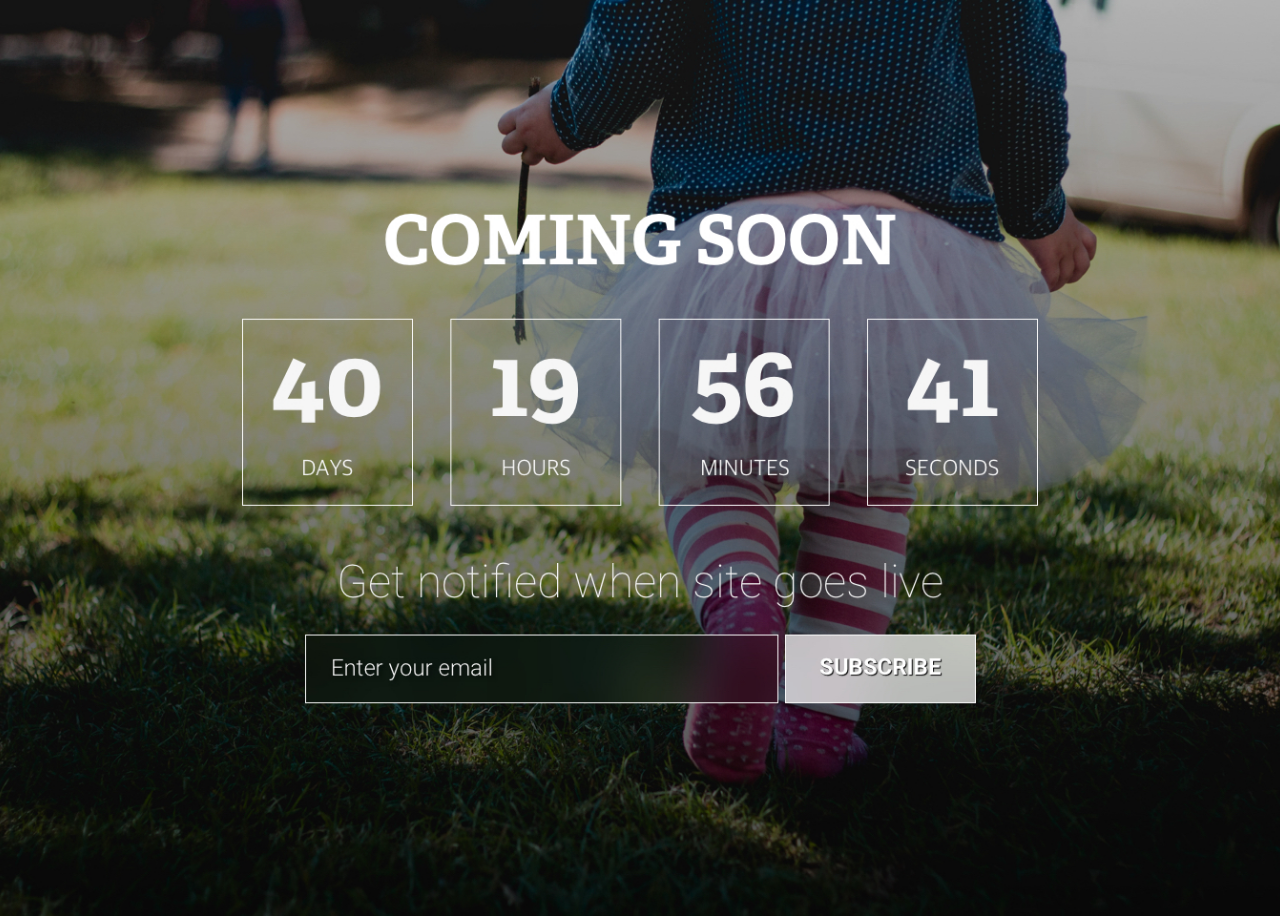
<file: index.html>
<!DOCTYPE html>
<html lang="ko-KR">
<head>
    <meta charset="UTF-8">
    <title>yumins.github.io</title>
    <style>
        /* CSS Code */
        body{
            height: 100vh;
            background-image: url("./Asset/Comingsoon_image.jpg");
            background-repeat: no-repeat;
            background-position: center center;
            background-size: cover;
        }
    </style>
</head>
<body>
</body>
</html>
</file>
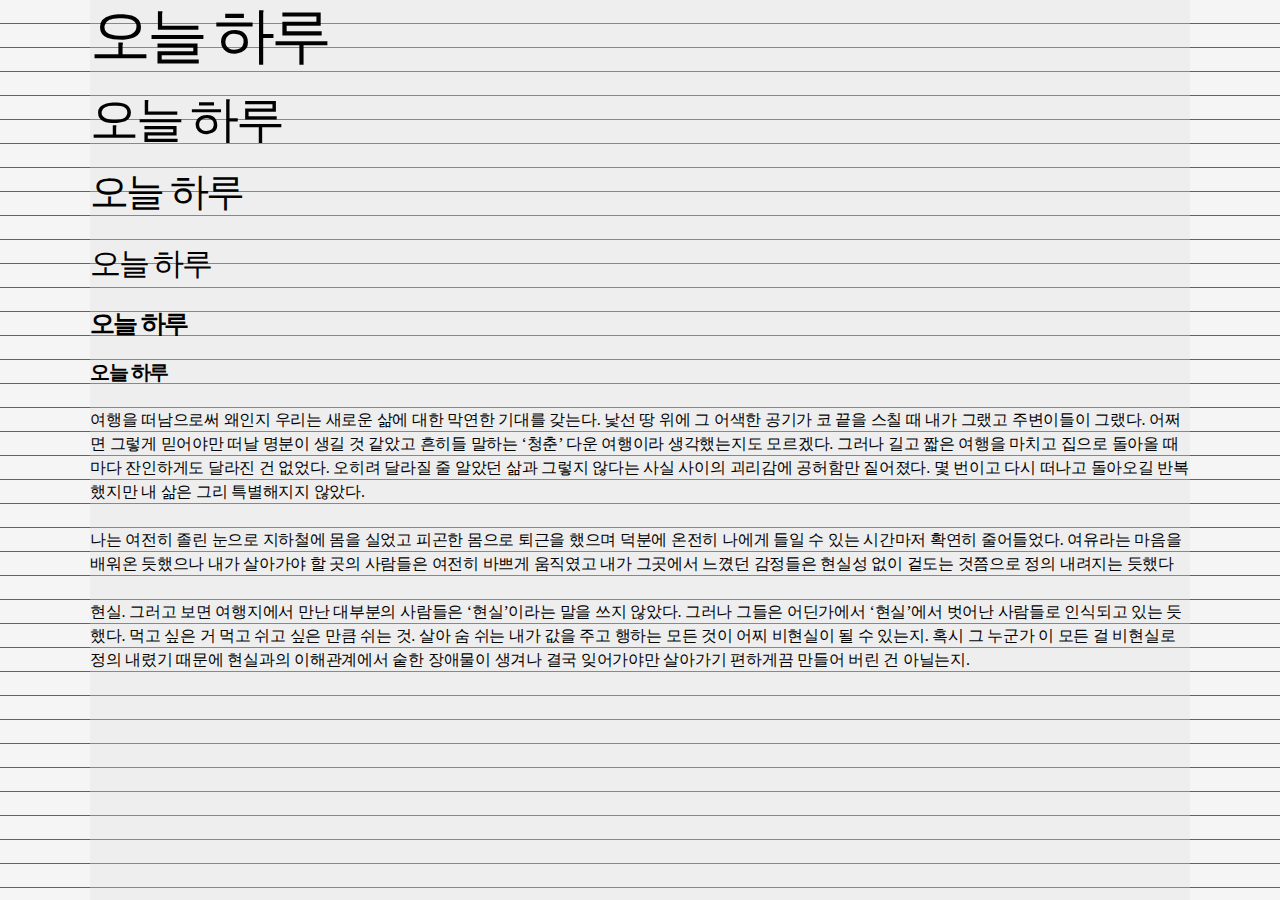
<file: DAY04/typography.html>
<!DOCTYPE html>
<html lang="en">
<head>
    <meta charset="UTF-8">
    <title>본문/제목: 웹 타이포그래피</title>
    <link href= "http://spoqa.github.io/spoqa-han-sans/css/SpoqaHanSans-kr.css" rel="stylesheet" type="text/css">
    <link rel="stylesheet" href="./css/typography.css">
</head>
<body>
    <div class="container">
        <!--headings-->
        <h1>오늘 하루</h1>
        <h2>오늘 하루</h2>
        <h3>오늘 하루</h3>
        <h4>오늘 하루</h4>
        <h5>오늘 하루</h5>
        <h6>오늘 하루</h6>
        <!--paragraph-->
        <p>여행을 떠남으로써 왜인지 우리는 새로운 삶에 대한 막연한 기대를 갖는다. 낯선 땅 위에 그 어색한 공기가 코 끝을 스칠 때 내가 그랬고 주변이들이 그랬다. 어쩌면 그렇게 믿어야만 떠날 명분이 생길 것 같았고 흔히들 말하는 ‘청춘’ 다운 여행이라 생각했는지도 모르겠다. 그러나 길고 짧은 여행을 마치고 집으로 돌아올 때마다 잔인하게도 달라진 건 없었다. 오히려 달라질 줄 알았던 삶과 그렇지 않다는 사실 사이의 괴리감에 공허함만 짙어졌다. 몇 번이고 다시 떠나고 돌아오길 반복했지만 내 삶은 그리 특별해지지 않았다.</p>
        <p>나는 여전히 졸린 눈으로 지하철에 몸을 실었고 피곤한 몸으로 퇴근을 했으며 덕분에 온전히 나에게 들일 수 있는 시간마저 확연히 줄어들었다. 여유라는 마음을 배워온 듯했으나 내가 살아가야 할 곳의 사람들은 여전히 바쁘게 움직였고 내가 그곳에서 느꼈던 감정들은 현실성 없이 겉도는 것쯤으로 정의 내려지는 듯했다</p>
        <p>현실. 그러고 보면 여행지에서 만난 대부분의 사람들은 ‘현실’이라는 말을 쓰지 않았다. 그러나 그들은 어딘가에서 ‘현실’에서 벗어난 사람들로 인식되고 있는 듯했다. 먹고 싶은 거 먹고 쉬고 싶은 만큼 쉬는 것. 살아 숨 쉬는 내가 값을 주고 행하는 모든 것이 어찌 비현실이 될 수 있는지. 혹시 그 누군가 이 모든 걸 비현실로 정의 내렸기 때문에 현실과의 이해관계에서 숱한 장애물이 생겨나 결국 잊어가야만 살아가기 편하게끔 만들어 버린 건 아닐는지.</p>
    </div>
    
</body>
</html>
</file>
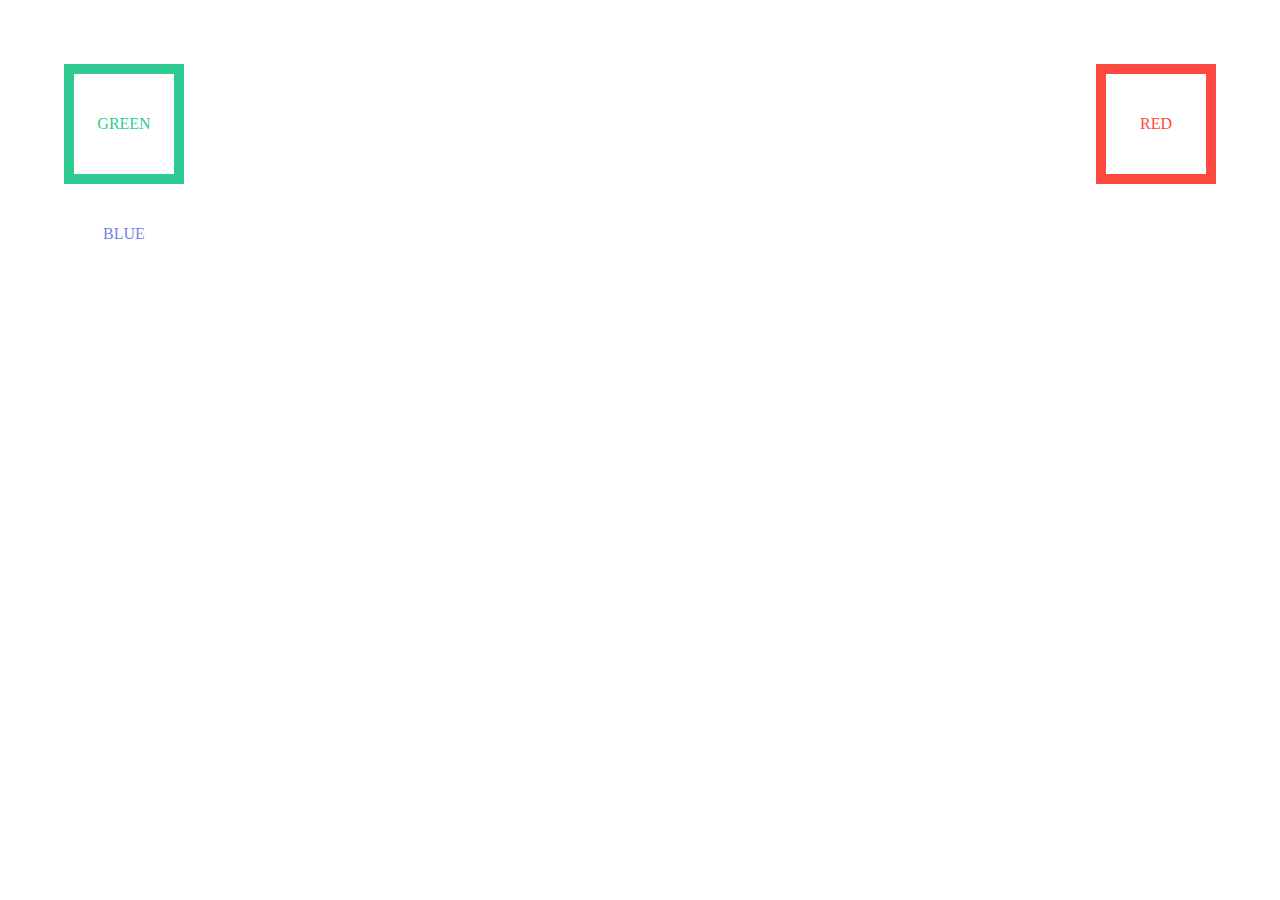
<file: DAY09/box-floating.html>
<!DOCTYPE html>
<html lang="ko-KR">

<head>
    <meta http-equiv="X-UA-Compatible" content="IE=Edge">
    <meta charset="UTF-8">
    <title>CSS 플로팅 이해</title>
    <style>
    body{
        margin: 4rem;
    }
    .box{
        width: 100px;
        height: 100px;
        border: 10px solid #eee;
        text-align: center;
        line-height: 100px;
        text-transform: uppercase;
    }
    .red{
        color: #fe4940;
        border-color: currentColor;
    }
    .green{
        color: #30cb92;
        border-color: currentColor;
    }
    .blue{
        color: #7283dd;
        border-color: currentColor;
    }
    .fl{
        float: left;
    }
    .fr{
        float: right;
    }
    .clear{
        clear: both;
    }
    .clearfix::after{
        content: '';
        display: block;
        clear: both;
    }


    </style>
</head>
<body>
    <div class="clearfix">
        <div class="red box fr">red</div>
        <div class="green box fl">green</div>
        <div class="blue box">blue</div>
    </div>
    
</body>
</html>
</file>
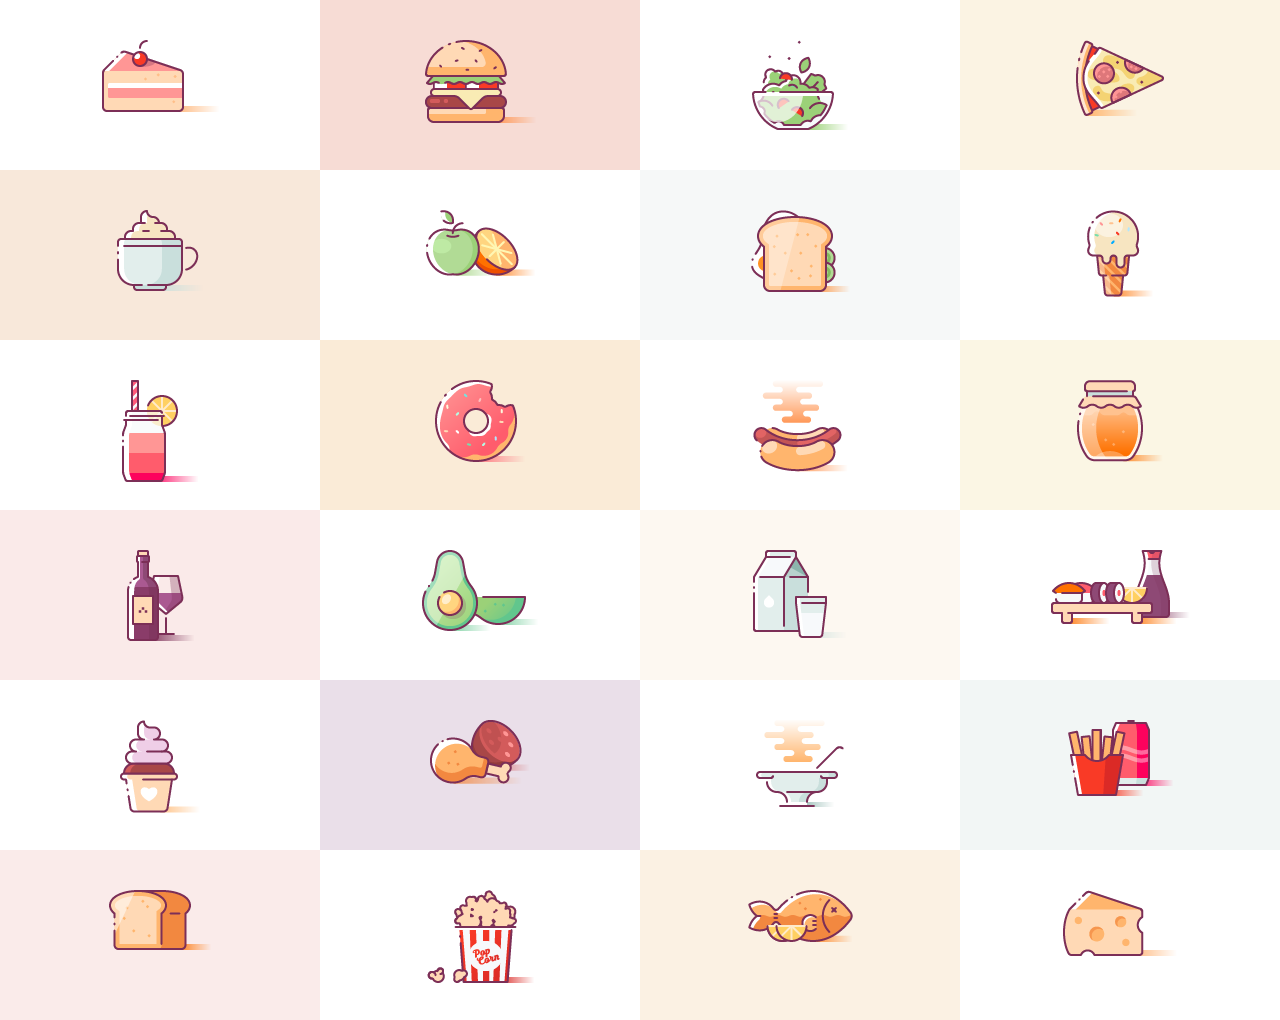
<file: DAY09/float-tech.html>
<!DOCTYPE html>
<html lang="en">
<head>
    <meta charset="UTF-8">
    <title>CSS플로팅 레이아웃 테크닉</title>
    <link rel="stylesheet" href="css/float-tech.css">
</head>
<body>
    <div class="icon-box-container">
     <div class="icon-box">
         <img src="icons/icon-Cake.png" alt="cake">
     </div>
     <div class="icon-box beige">
        <img src="icons/icon-Burger.png" alt="burger">
     </div>
     <div class="icon-box">
         <img src="icons/icon-Salad.png" alt="salad">
     </div>
     <div class="icon-box light-tan">
         <img src="icons/icon-Pizza.png" alt="피자">
     </div>
     <div class="icon-box light-khaki">
         <img src="icons/icon-Coffee.png" alt="커피">
     </div>
     <div class="icon-box">
         <img src="icons/icon-Fruits.png" alt="과일">
     </div>
     <div class="icon-box pale-grey">
         <img src="icons/icon-Sandwich.png" alt="샌드위치">
     </div>
     <div class="icon-box">
         <img src="icons/icon-Ice-Cream.png" alt="아이스크림">
     </div>
     <div class="icon-box">
         <img src="icons/icon-Cocktail.png" alt="칵테일">
     </div>
     <div class="icon-box light-tan-two">
         <img src="icons/icon-Donut.png" alt="도넛">
     </div>
     <div class="icon-box">
         <img src="icons/icon-Hot-Dog.png" alt="핫도그">
     </div>
     <div class="icon-box light-khaki-two">
         <img src="icons/icon-Honey.png" alt="꿀">
     </div>
     <div class="icon-box beige-two">
         <img src="icons/icon-Vine.png" alt="와인">
     </div>
     <div class="icon-box">
         <img src="icons/icon-Avocado.png" alt="아보카도">
     </div>
     <div class="icon-box very-light-pink">
         <img src="icons/icon-Milk.png" alt="우유">
     </div>
     <div class="icon-box">
         <img src="icons/icon-Sushi.png" alt="스시">
     </div>
     <div class="icon-box">
         <img src="icons/icon-Cupcake.png" alt="컵케이크">
     </div>
     <div class="icon-box pale-grey-two">
         <img src="icons/icon-Proteins.png" alt="고기">
     </div>
     <div class="icon-box">
         <img src="icons/icon-Soup.png" alt="수프">
     </div>
     <div class="icon-box pale-grey-three">
         <img src="icons/icon-Fastfood.png" alt="패스트푸드">
     </div>
     <div class="icon-box beige-three">
         <img src="icons/icon-Bread.png" alt="빵">
     </div>
     <div class="icon-box">
         <img src="icons/icon-Pop-Corn.png" alt="팝콘">
     </div>
     <div class="icon-box light-tan-three">
         <img src="icons/icon-Fish.png" alt="생선">
     </div>
     <div class="icon-box">
         <img src="icons/icon-Cheese.png" alt="치즈">
     </div>
    </div>
</body>
</html>
</file>
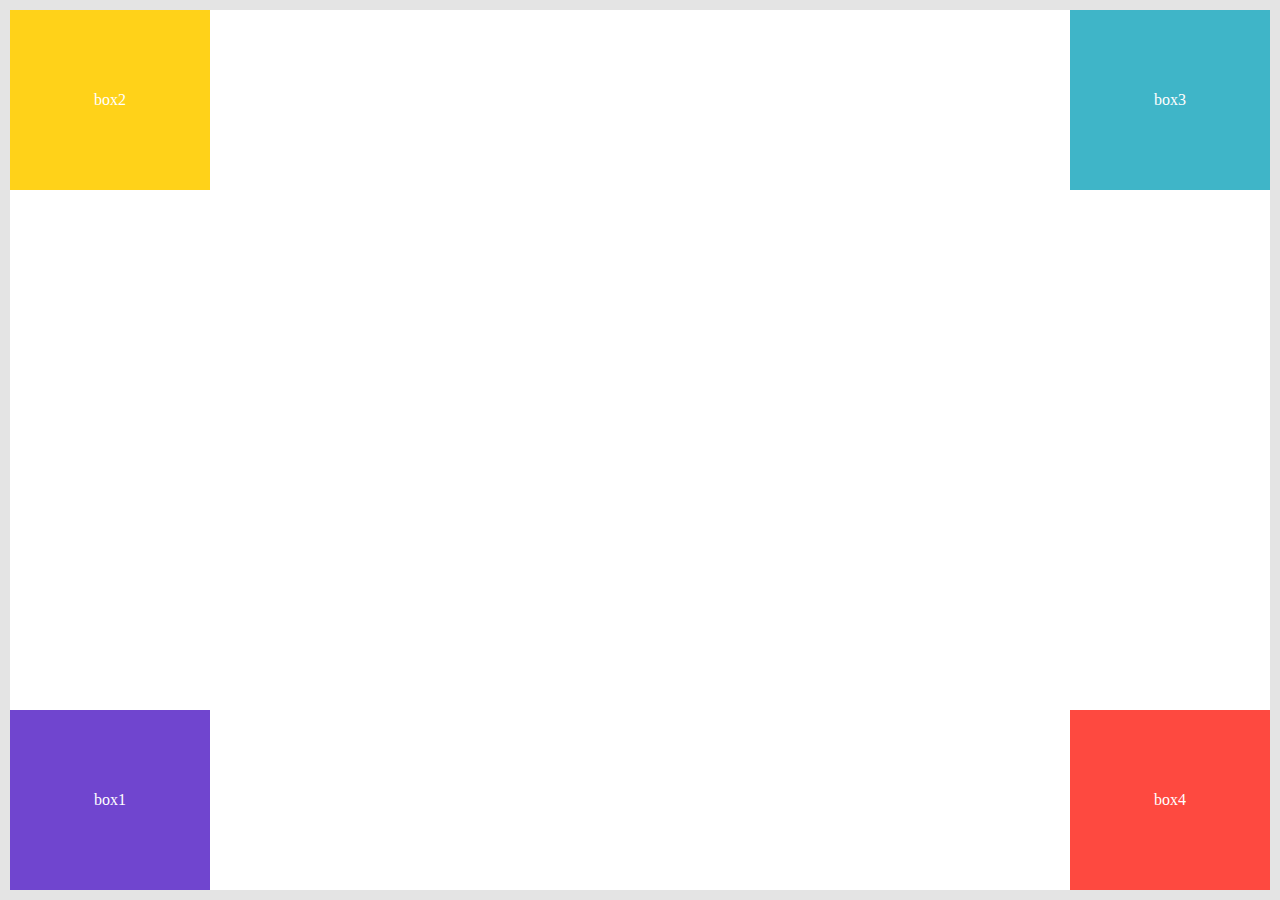
<file: DAY10/position.html>
<!DOCTYPE html>
<html lang="ko-KR">
<head>
    <meta http-equiv="X-UA-Compatible" content="IE=Edge">
    <meta charset="UTF-8">
    <title>CSS 포지셔닝</title>
    <link rel="stylesheet" href="css/position.css">
</head>
<body>
    <div class="parent-box">
        <div class="box vertex-rb"><a class="target" href="http://github.com/">box1</a></div>
        <div class="box vertex-lt"><a class="target" href="http://github.com/">box2</a></div>
        <div class="box vertex-rt"><a class="target" href="http://github.com/">box3</a></div>
        <div class="box vertex-lb"><a class="target" href="http://github.com/">box4</a></div>
    </div>    
</body>
</html>
</file>
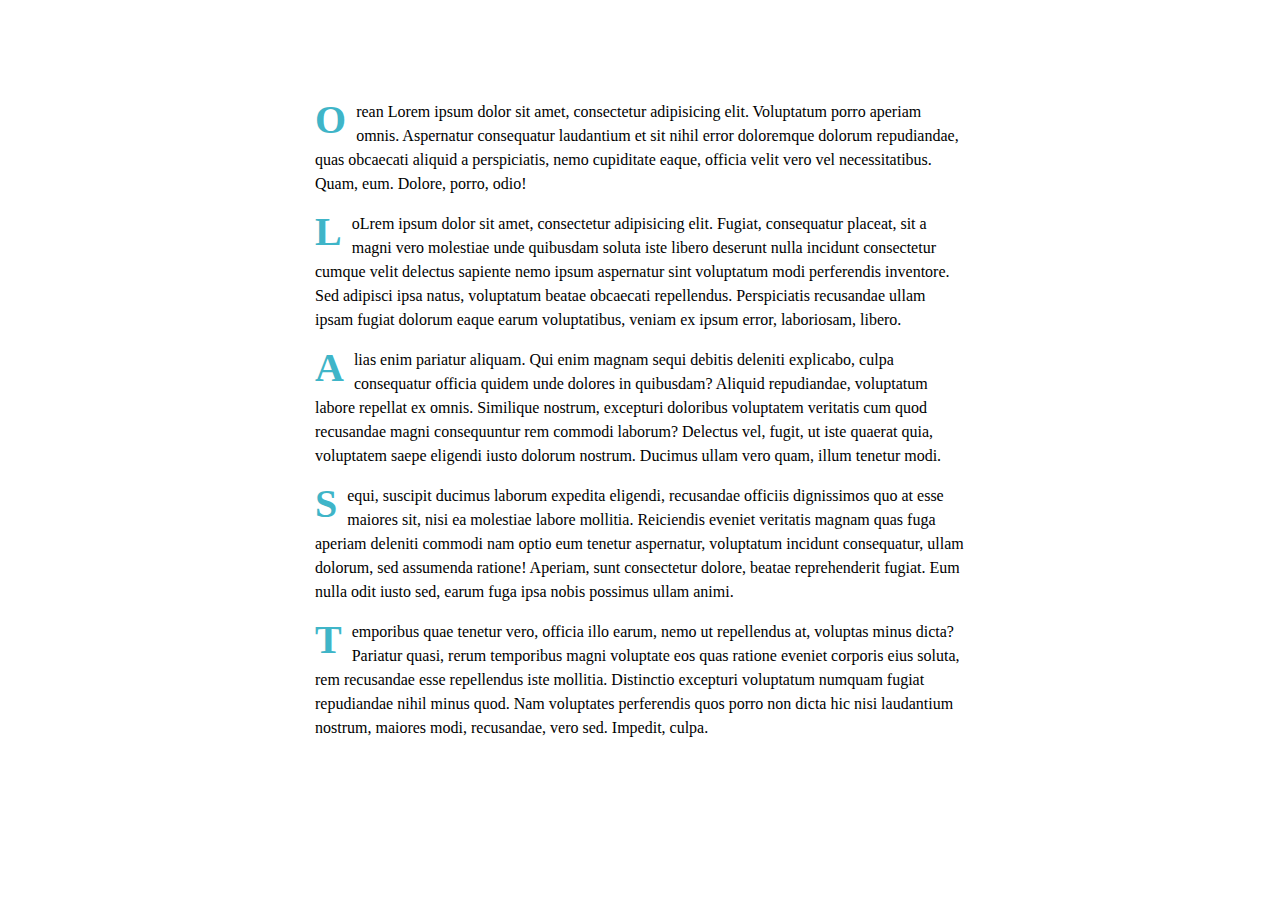
<file: DAY8/float-dropcap.html>
<!DOCTYPE html>
<html lang="ko-KR">
<head>
    <meta charset="UTF-8">
    <meta http-equiv="X-UA-Compatible" content="IE=Edge">
    <title>CSS - "Dropcap" Magazine Style Design </title>
    <link rel="stylesheet" href="css/float-dropcap.css">
</head>
<body>
    <p class="dropcap">orean Lorem ipsum dolor sit amet, consectetur adipisicing elit. Voluptatum porro aperiam omnis. Aspernatur consequatur laudantium et sit nihil error <span>d</span>oloremque dolorum repudiandae, quas obcaecati aliquid a perspiciatis, nemo cupiditate eaque, officia velit vero vel necessitatibus. Quam, eum. Dolore, porro, odio!</p>
    <p class="dropcap">LoLrem ipsum dolor sit amet, consectetur adipisicing elit. Fugiat, consequatur placeat, sit a magni vero molestiae unde quibusdam soluta iste libero deserunt nulla incidunt consectetur cumque velit delectus sapiente nemo ipsum aspernatur sint voluptatum modi perferendis inventore. Sed adipisci ipsa natus, voluptatum beatae obcaecati repellendus. Perspiciatis recusandae ullam ipsam fugiat dolorum eaque earum voluptatibus, veniam ex ipsum error, laboriosam, libero.</p>
    <p class="dropcap">Alias enim pariatur aliquam. Qui enim magnam sequi debitis deleniti explicabo, culpa consequatur officia quidem unde dolores in quibusdam? Aliquid repudiandae, voluptatum labore repellat ex omnis. Similique nostrum, excepturi doloribus voluptatem veritatis cum quod recusandae magni consequuntur rem commodi laborum? Delectus vel, fugit, ut iste quaerat quia, voluptatem saepe eligendi iusto dolorum nostrum. Ducimus ullam vero quam, illum tenetur modi.</p>
    <p class="dropcap">Sequi, suscipit ducimus laborum expedita eligendi, recusandae officiis dignissimos quo at esse maiores sit, nisi ea molestiae labore mollitia. Reiciendis eveniet veritatis magnam quas fuga aperiam deleniti commodi nam optio eum tenetur aspernatur, voluptatum incidunt consequatur, ullam dolorum, sed assumenda ratione! Aperiam, sunt consectetur dolore, beatae reprehenderit fugiat. Eum nulla odit iusto sed, earum fuga ipsa nobis possimus ullam animi.</p>
    <p class="dropcap">Temporibus quae tenetur vero, officia illo earum, nemo ut repellendus at, voluptas minus dicta? Pariatur quasi, rerum temporibus magni voluptate eos quas ratione eveniet corporis eius soluta, rem recusandae esse repellendus iste mollitia. Distinctio excepturi voluptatum numquam fugiat repudiandae nihil minus quod. Nam voluptates perferendis quos porro non dicta hic nisi laudantium nostrum, maiores modi, recusandae, vero sed. Impedit, culpa.</p>
</body>
</html>
</file>
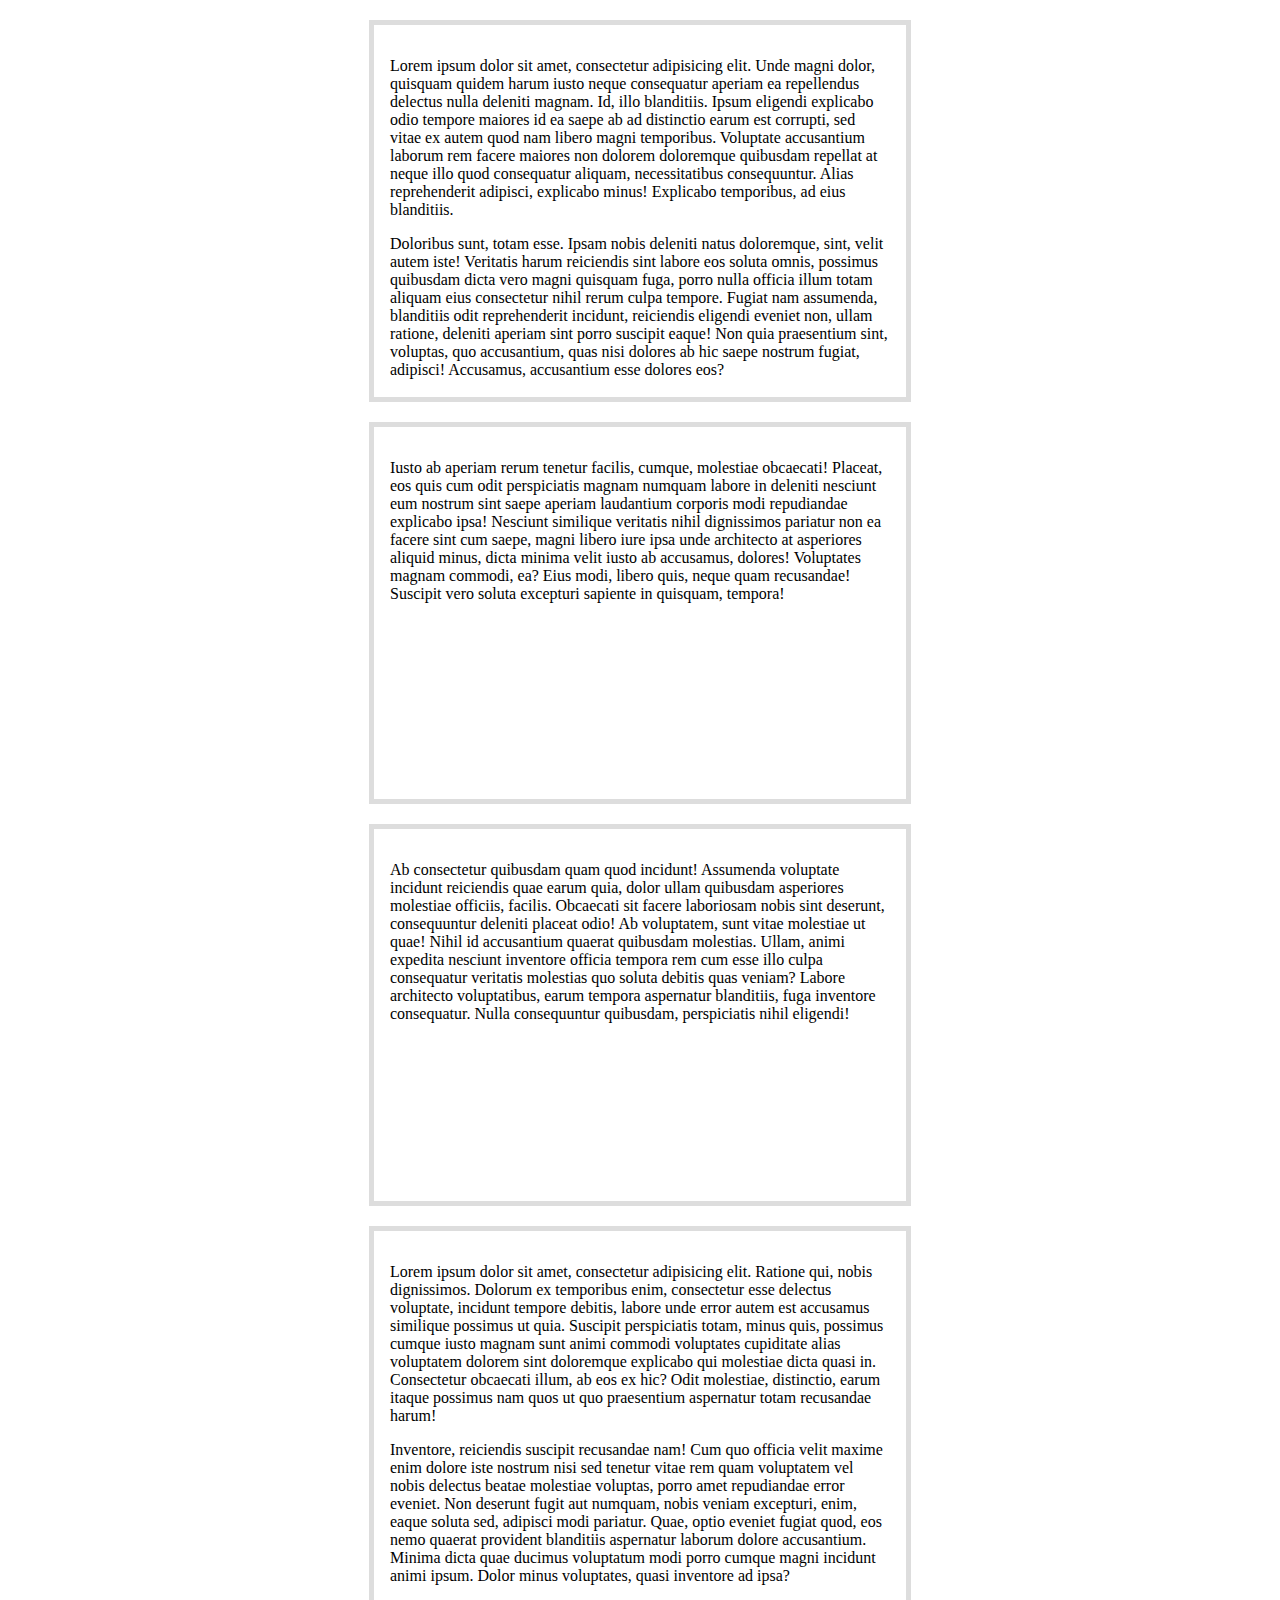
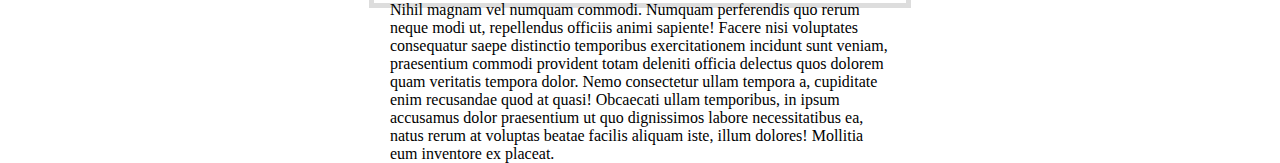
<file: DAY8/overflow.html>
<!DOCTYPE html>
<html lang="ko-KR">
<head>
    <meta http-equiv="X-UA-Compatible" content="IE=Edge">
    <meta charset="UTF-8">
    <title>CSS - Overflow(넘쳐난 흐름 제어)</title>
    <link rel="stylesheet" href="css/overflow.css">
</head>
<body>
    <div class="demo o-hidden">
        <p>Lorem ipsum dolor sit amet, consectetur adipisicing elit. Unde magni dolor, quisquam quidem harum iusto neque consequatur aperiam ea repellendus delectus nulla deleniti magnam. Id, illo blanditiis. Ipsum eligendi explicabo odio tempore maiores id ea saepe ab ad distinctio earum est corrupti, sed vitae ex autem quod nam libero magni temporibus. Voluptate accusantium laborum rem facere maiores non dolorem doloremque quibusdam repellat at neque illo quod consequatur aliquam, necessitatibus consequuntur. Alias reprehenderit adipisci, explicabo minus! Explicabo temporibus, ad eius blanditiis.</p>
         <p>Doloribus sunt, totam esse. Ipsam nobis deleniti natus doloremque, sint, velit autem iste! Veritatis harum reiciendis sint labore eos soluta omnis, possimus quibusdam dicta vero magni quisquam fuga, porro nulla officia illum totam aliquam eius consectetur nihil rerum culpa tempore. Fugiat nam assumenda, blanditiis odit reprehenderit incidunt, reiciendis eligendi eveniet non, ullam ratione, deleniti aperiam sint porro suscipit eaque! Non quia praesentium sint, voluptas, quo accusantium, quas nisi dolores ab hic saepe nostrum fugiat, adipisci! Accusamus, accusantium esse dolores eos?</p>
        <p>Voluptatibus hic doloribus reiciendis aut quasi quia eius, commodi non illo beatae enim autem quos placeat fugit quam quod rem vel natus ipsum architecto nemo nihil. A, laborum, cupiditate. Reprehenderit nemo blanditiis esse vero quaerat laudantium iure doloremque corrupti officiis, nobis sed aliquam omnis pariatur obcaecati quidem ipsa iusto! Sapiente veritatis, quis minus inventore quidem, esse quia reprehenderit nesciunt dignissimos consequatur molestiae obcaecati! Consectetur quaerat, odit eligendi placeat cumque nemo quas aliquam excepturi explicabo possimus sapiente, aliquid unde maxime nihil.</p>
    </div>
    <div class="demo o-auto">
        <p>Iusto ab aperiam rerum tenetur facilis, cumque, molestiae obcaecati! Placeat, eos quis cum odit perspiciatis magnam numquam labore in deleniti nesciunt eum nostrum sint saepe aperiam laudantium corporis modi repudiandae explicabo ipsa! Nesciunt similique veritatis nihil dignissimos pariatur non ea facere sint cum saepe, magni libero iure ipsa unde architecto at asperiores aliquid minus, dicta minima velit iusto ab accusamus, dolores! Voluptates magnam commodi, ea? Eius modi, libero quis, neque quam recusandae! Suscipit vero soluta excepturi sapiente in quisquam, tempora!</p>
    </div>
    <div class="demo o-scroll">
        <p>Ab consectetur quibusdam quam quod incidunt! Assumenda voluptate incidunt reiciendis quae earum quia, dolor ullam quibusdam asperiores molestiae officiis, facilis. Obcaecati sit facere laboriosam nobis sint deserunt, consequuntur deleniti placeat odio! Ab voluptatem, sunt vitae molestiae ut quae! Nihil id accusantium quaerat quibusdam molestias. Ullam, animi expedita nesciunt inventore officia tempora rem cum esse illo culpa consequatur veritatis molestias quo soluta debitis quas veniam? Labore architecto voluptatibus, earum tempora aspernatur blanditiis, fuga inventore consequatur. Nulla consequuntur quibusdam, perspiciatis nihil eligendi!</p>
    </div>
    <div class="demo o-visible">
         <p>Lorem ipsum dolor sit amet, consectetur adipisicing elit. Ratione qui, nobis dignissimos. Dolorum ex temporibus enim, consectetur esse delectus voluptate, incidunt tempore debitis, labore unde error autem est accusamus similique possimus ut quia. Suscipit perspiciatis totam, minus quis, possimus cumque iusto magnam sunt animi commodi voluptates cupiditate alias voluptatem dolorem sint doloremque explicabo qui molestiae dicta quasi in. Consectetur obcaecati illum, ab eos ex hic? Odit molestiae, distinctio, earum itaque possimus nam quos ut quo praesentium aspernatur totam recusandae harum!</p>
         <p>Inventore, reiciendis suscipit recusandae nam! Cum quo officia velit maxime enim dolore iste nostrum nisi sed tenetur vitae rem quam voluptatem vel nobis delectus beatae molestiae voluptas, porro amet repudiandae error eveniet. Non deserunt fugit aut numquam, nobis veniam excepturi, enim, eaque soluta sed, adipisci modi pariatur. Quae, optio eveniet fugiat quod, eos nemo quaerat provident blanditiis aspernatur laborum dolore accusantium. Minima dicta quae ducimus voluptatum modi porro cumque magni incidunt animi ipsum. Dolor minus voluptates, quasi inventore ad ipsa?</p>
         <p>Nihil magnam vel numquam commodi. Numquam perferendis quo rerum neque modi ut, repellendus officiis animi sapiente! Facere nisi voluptates consequatur saepe distinctio temporibus exercitationem incidunt sunt veniam, praesentium commodi provident totam deleniti officia delectus quos dolorem quam veritatis tempora dolor. Nemo consectetur ullam tempora a, cupiditate enim recusandae quod at quasi! Obcaecati ullam temporibus, in ipsum accusamus dolor praesentium ut quo dignissimos labore necessitatibus ea, natus rerum at voluptas beatae facilis aliquam iste, illum dolores! Mollitia eum inventore ex placeat.</p>
    </div>
    
</body>
</html>
</file>
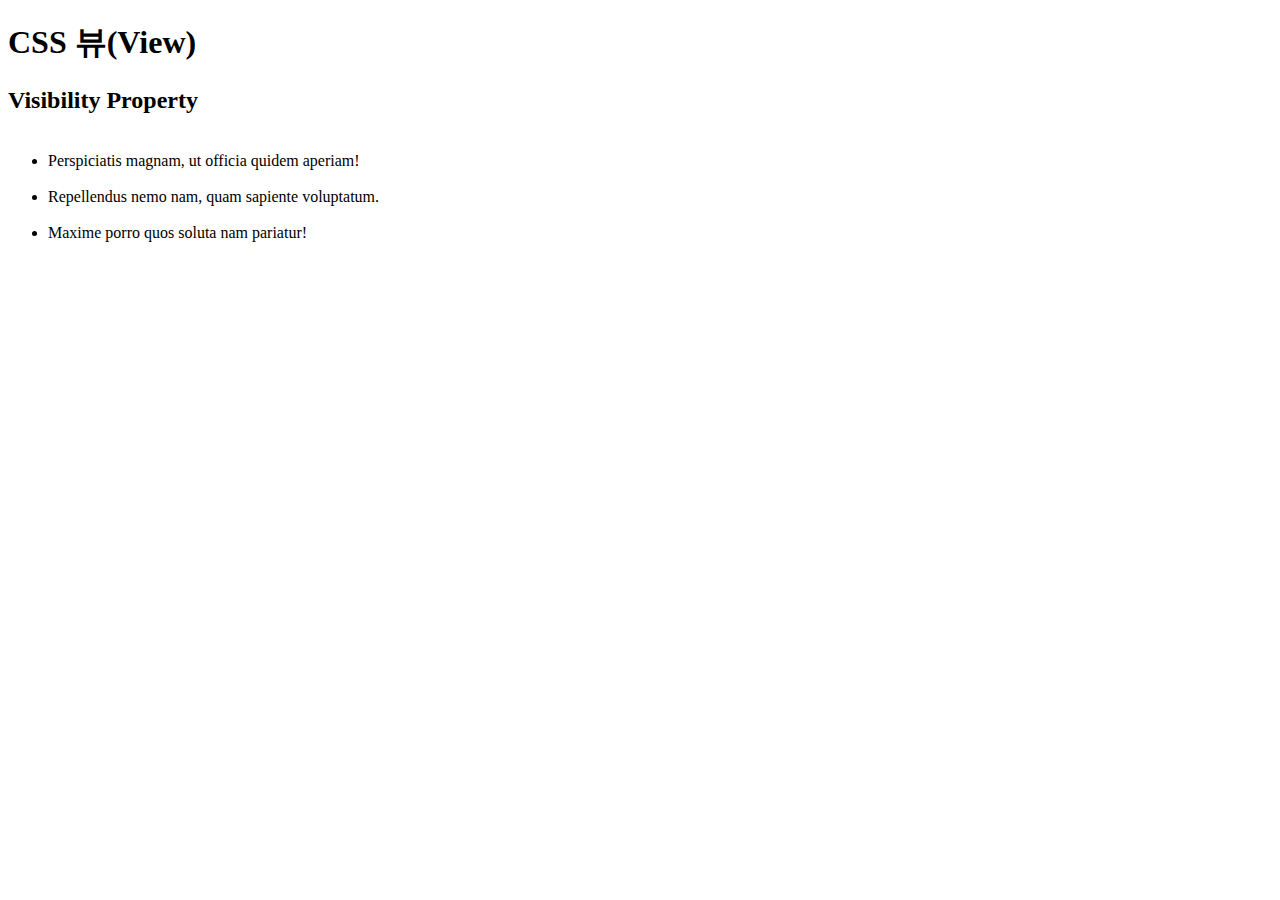
<file: DAY8/visibility.html>
<!DOCTYPE html>
<html lang="ko-KR">
<head>
    <meta http-equiv="X-UA-Compatible" content="IE=Edge">
    <meta charset="UTF-8">
    <title>CSS 뷰(View, 화면처리)</title>
    <link rel="stylesheet" href="css/visibility.css">
</head>
<body>
    <h1>CSS 뷰(View)</h1>

    <div class="wrapper" lang="en">
        <h2>Visibility Property</h2>
        <ul>
            <li class="v-hidden">Lorem ipsum dolor sit amet, consectetur.</li>
            <li>Perspiciatis magnam, ut officia quidem aperiam!</li>
            <li class="hidden">Nesciunt quas, repudiandae molestiae sed nobis.</li>
            <li class="v-hidden">Saepe animi corrupti quis, nihil odio.</li>
            <li>Repellendus nemo nam, quam sapiente voluptatum.</li>
            <li class="v-hidden">At nemo officiis aut quo ratione.</li>
            <li>Maxime porro quos soluta nam pariatur!</li>
        </ul>

    </div>
    
</body>
</html>
</file>
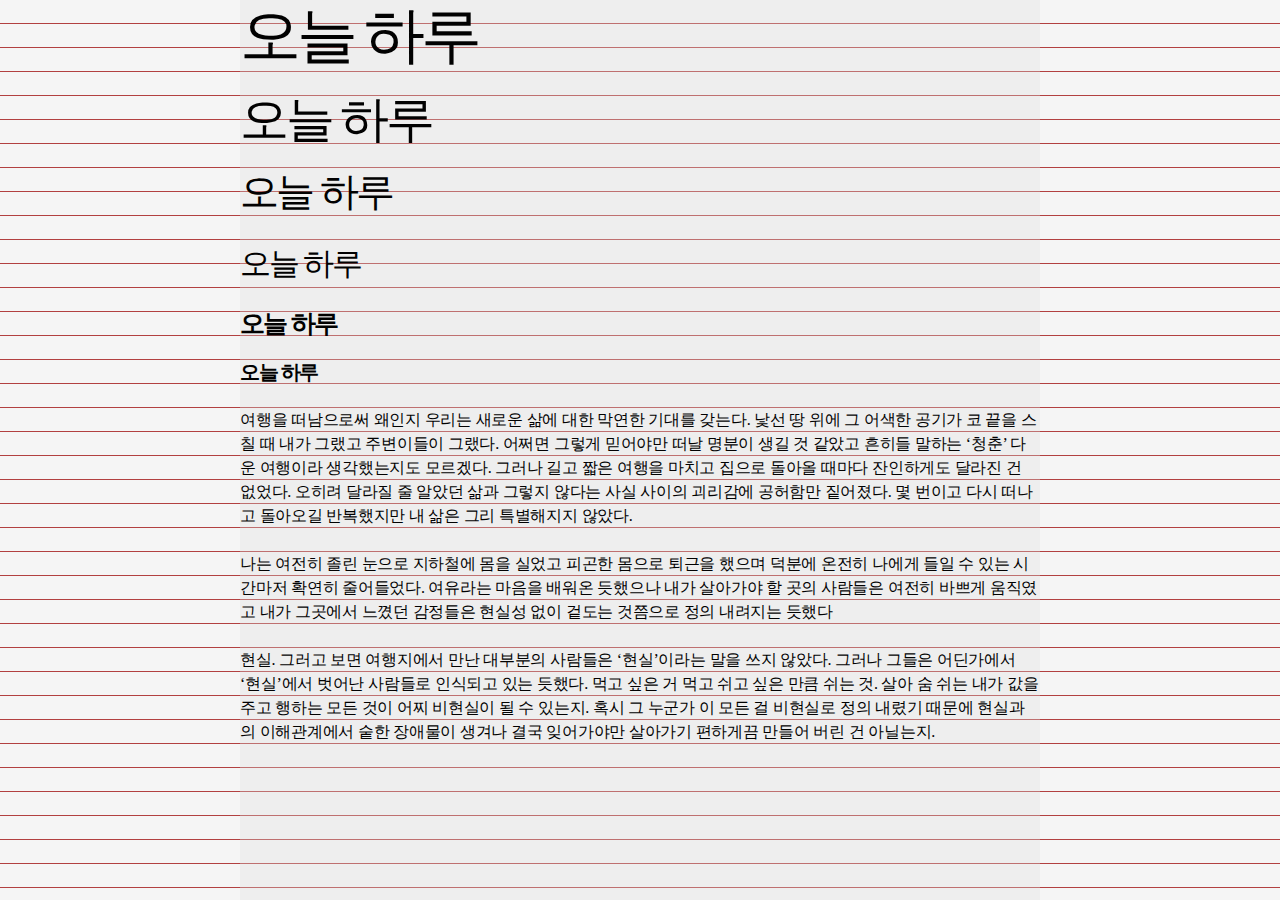
<file: practice/practice0221.html>
<!DOCTYPE html>
<html lang="en">
<head>
    <meta charset="UTF-8">
    <title>타이포그래피 연습</title>
     <link href= "http://spoqa.github.io/spoqa-han-sans/css/SpoqaHanSans-kr.css" rel="stylesheet" type="text/css">
    <link rel="stylesheet" href="./css/practice0221.css">
</head>
<body>
    <div class="container">
        <h1>오늘 하루</h1>
        <h2>오늘 하루</h2>
        <h3>오늘 하루</h3>
        <h4>오늘 하루</h4>
        <h5>오늘 하루</h5>
        <h6>오늘 하루</h6>
        <!--paragraph-->
        <p>여행을 떠남으로써 왜인지 우리는 새로운 삶에 대한 막연한 기대를 갖는다. 낯선 땅 위에 그 어색한 공기가 코 끝을 스칠 때 내가 그랬고 주변이들이 그랬다. 어쩌면 그렇게 믿어야만 떠날 명분이 생길 것 같았고 흔히들 말하는 ‘청춘’ 다운 여행이라 생각했는지도 모르겠다. 그러나 길고 짧은 여행을 마치고 집으로 돌아올 때마다 잔인하게도 달라진 건 없었다. 오히려 달라질 줄 알았던 삶과 그렇지 않다는 사실 사이의 괴리감에 공허함만 짙어졌다. 몇 번이고 다시 떠나고 돌아오길 반복했지만 내 삶은 그리 특별해지지 않았다.</p>
        <p>나는 여전히 졸린 눈으로 지하철에 몸을 실었고 피곤한 몸으로 퇴근을 했으며 덕분에 온전히 나에게 들일 수 있는 시간마저 확연히 줄어들었다. 여유라는 마음을 배워온 듯했으나 내가 살아가야 할 곳의 사람들은 여전히 바쁘게 움직였고 내가 그곳에서 느꼈던 감정들은 현실성 없이 겉도는 것쯤으로 정의 내려지는 듯했다</p>
        <p>현실. 그러고 보면 여행지에서 만난 대부분의 사람들은 ‘현실’이라는 말을 쓰지 않았다. 그러나 그들은 어딘가에서 ‘현실’에서 벗어난 사람들로 인식되고 있는 듯했다. 먹고 싶은 거 먹고 쉬고 싶은 만큼 쉬는 것. 살아 숨 쉬는 내가 값을 주고 행하는 모든 것이 어찌 비현실이 될 수 있는지. 혹시 그 누군가 이 모든 걸 비현실로 정의 내렸기 때문에 현실과의 이해관계에서 숱한 장애물이 생겨나 결국 잊어가야만 살아가기 편하게끔 만들어 버린 건 아닐는지.</p>
    </div>
    
</body>
</html>
</file>
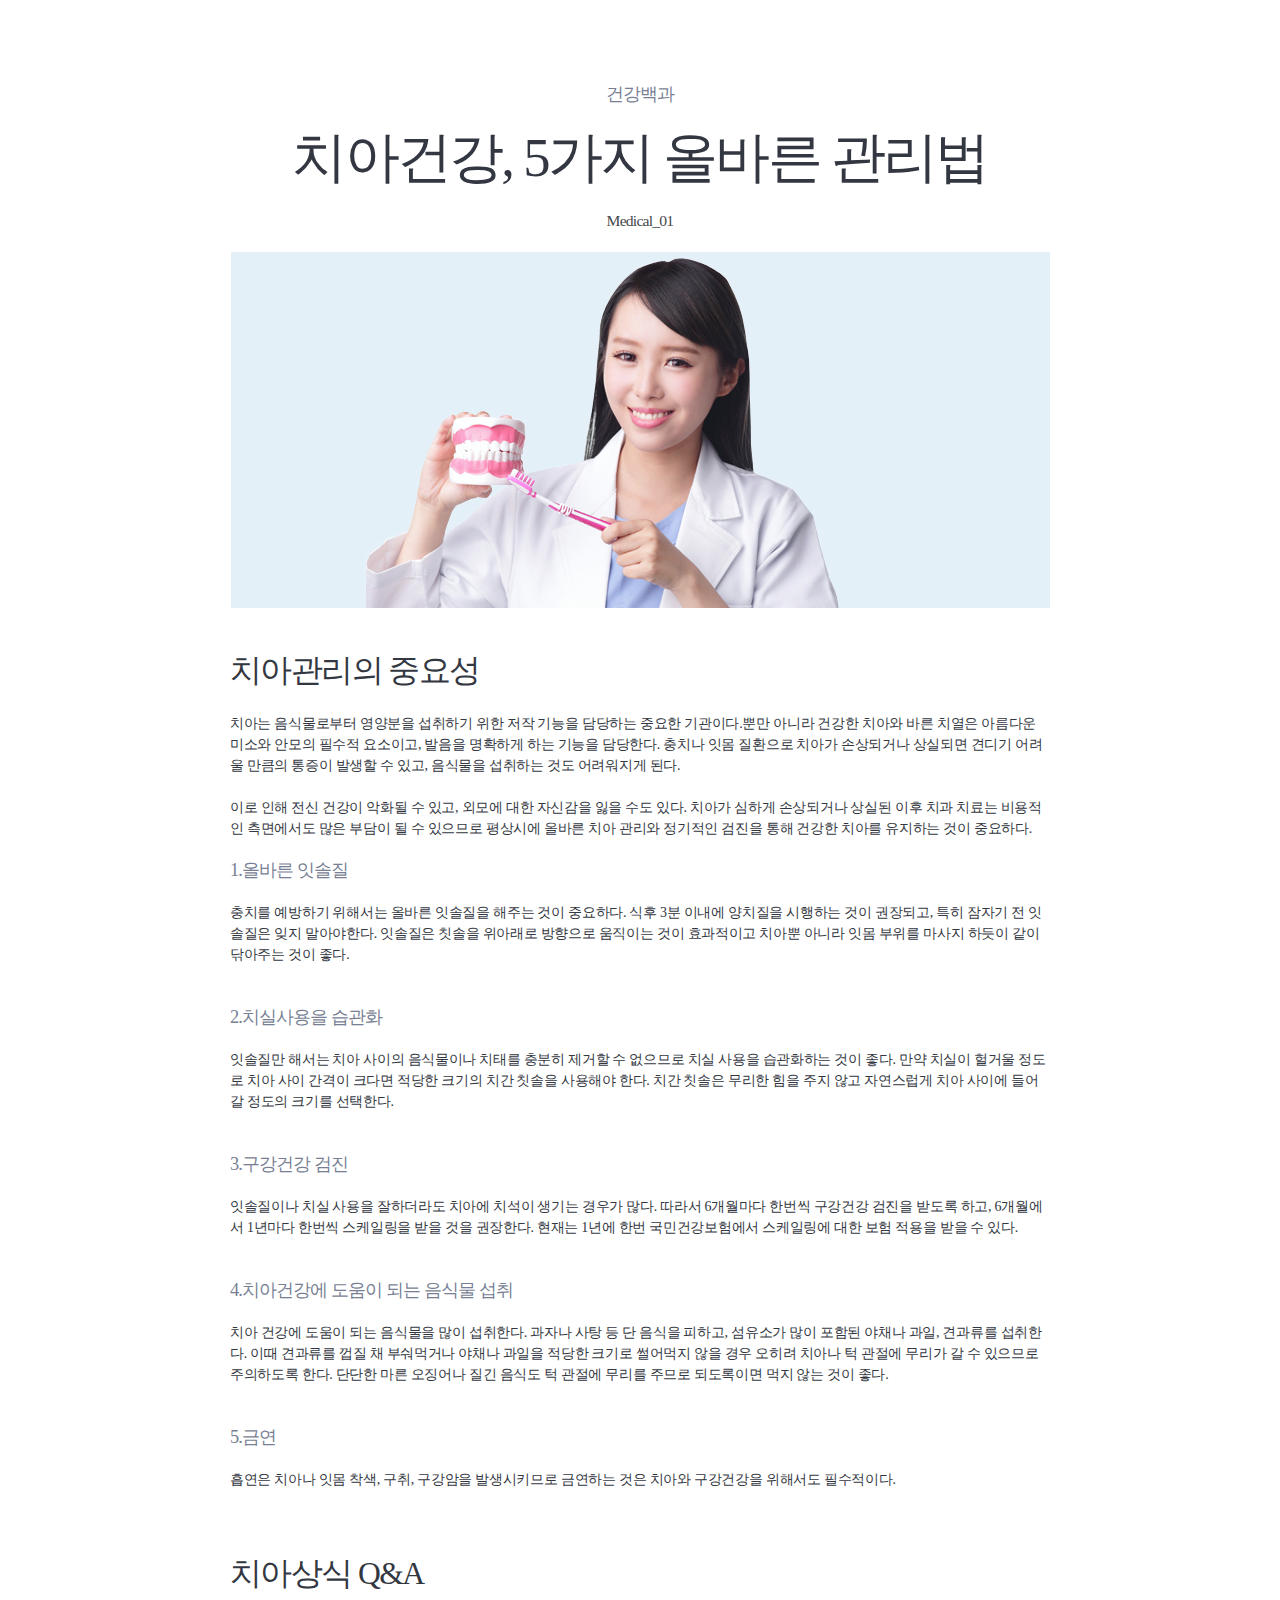
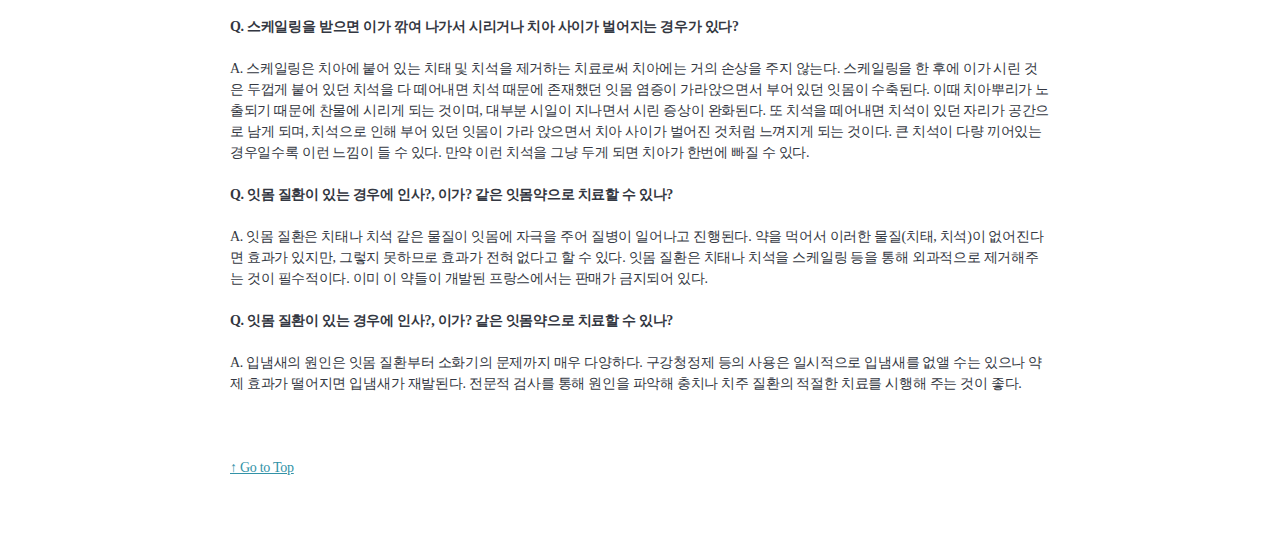
<file: DAY5/practice/practice.html>
<!DOCTYPE html>
<html lang="ko-KR">
<head>
    <meta charset="UTF-8">
    <title>치아건강 &lt; 서울아산병원</title>
    <!--Spoqa Han Sans 웹폰트로드-->
    <link href= "http://spoqa.github.io/spoqa-han-sans/css/SpoqaHanSans-kr.css" rel="stylesheet">
    <!--스타일 문서 호출-->
    <link rel="stylesheet" href="css/style.css">
    <link rel="shortcut icon" type="image/x-icon" href="images/favicon.png">
    <!--모바일 최적화-->
    <meta name="viewport" content="width=device-width, initial-scale=1">
</head>
<body>
    <div class ="container">
         <!--header-->
        <div class="header">
            <h5>건강백과</h5>
            <h1>치아건강, 5가지 올바른 관리법</h1>
            <h6>Medical_01</h6>
            <img src="images/photo.jpg" alt="치아모형으로 시범을 보이고 있는 치과 선생님">
        </div>
            <!--main-->
        <div class="section">
            <!--Section important : -->
                <h3>치아관리의 중요성</h3>
                <p>치아는 음식물로부터 영양분을 섭취하기 위한 저작 기능을 담당하는 중요한 기관이다.뿐만 아니라 건강한 치아와 바른 치열은 아름다운 미소와 안모의 필수적 요소이고, 발음을 명확하게 하는 기능을 담당한다. 충치나 잇몸 질환으로 치아가 손상되거나 상실되면 견디기 어려울 만큼의 통증이 발생할 수 있고, 음식물을 섭취하는 것도 어려워지게 된다.</p>
                <p> 이로 인해 전신 건강이 악화될 수 있고, 외모에 대한 자신감을 잃을 수도 있다. 치아가 심하게 손상되거나 상실된 이후 치과 치료는 비용적인 측면에서도 많은 부담이 될 수 있으므로 평상시에 올바른 치아 관리와 정기적인 검진을 통해 건강한 치아를 유지하는 것이 중요하다.</p>    
                <!--Section important : list-->
                <ul>
                    <li>
                        <h5>1.올바른 잇솔질</h5>
                        <p>충치를 예방하기 위해서는 올바른 잇솔질을 해주는 것이 중요하다. 식후 3분 이내에 양치질을 시행하는 것이 권장되고, 특히 잠자기 전 잇솔질은 잊지 말아야한다. 잇솔질은 칫솔을 위아래로 방향으로 움직이는 것이 효과적이고 치아뿐 아니라 잇몸 부위를 마사지 하듯이 같이 닦아주는 것이 좋다.</p>
                    </li>
                    <li>
                        <h5>2.치실사용을 습관화</h5>
                        <p>잇솔질만 해서는 치아 사이의 음식물이나 치태를 충분히 제거할 수 없으므로 치실 사용을 습관화하는 것이 좋다. 만약 치실이 헐거울 정도로 치아 사이 간격이 크다면 적당한 크기의 치간 칫솔을 사용해야 한다. 치간 칫솔은 무리한 힘을 주지 않고 자연스럽게 치아 사이에 들어갈 정도의 크기를 선택한다.</p>
                    </li>
                    <li>
                        <h5>3.구강건강 검진</h5>
                        <p>잇솔질이나 치실 사용을 잘하더라도 치아에 치석이 생기는 경우가 많다. 따라서 6개월마다 한번씩 구강건강 검진을 받도록 하고, 6개월에서 1년마다 한번씩 스케일링을 받을 것을 권장한다. 현재는 1년에 한번 국민건강보험에서 스케일링에 대한 보험 적용을 받을 수 있다.</p>
                    </li>
                    <li>
                        <h5>4.치아건강에 도움이 되는 음식물 섭취</h5>
                        <p>치아 건강에 도움이 되는 음식물을 많이 섭취한다. 과자나 사탕 등 단 음식을 피하고, 섬유소가 많이 포함된 야채나 과일, 견과류를 섭취한다. 이때 견과류를 껍질 채 부숴먹거나 야채나 과일을 적당한 크기로 썰어먹지 않을 경우 오히려 치아나 턱 관절에 무리가 갈 수 있으므로 주의하도록 한다. 단단한 마른 오징어나 질긴 음식도 턱 관절에 무리를 주므로 되도록이면 먹지 않는 것이 좋다.</p>
                    </li>
                    <li>
                        <h5>5.금연</h5>
                        <p>흡연은 치아나 잇몸 착색, 구취, 구강암을 발생시키므로 금연하는 것은 치아와 구강건강을 위해서도 필수적이다.</p>
                    </li>
                </ul>
        </div>
            <!--Section Q&A-->
        <div class = "section">
                <h3>치아상식 Q&A</h3>
                <dl>
                    <dt>Q. 스케일링을 받으면 이가 깎여 나가서 시리거나 치아 사이가 벌어지는 경우가 있다?</dt>
                        <dd>A. 스케일링은 치아에 붙어 있는 치태 및 치석을 제거하는 치료로써 치아에는 거의 손상을 주지 않는다. 스케일링을 한 후에 이가 시린 것은 두껍게 붙어 있던 치석을 다 떼어내면 치석 때문에 존재했던 잇몸 염증이 가라앉으면서 부어 있던 잇몸이 수축된다. 이때 치아뿌리가 노출되기 때문에 찬물에 시리게 되는 것이며, 대부분 시일이 지나면서 시린 증상이 완화된다. 또 치석을 떼어내면 치석이 있던 자리가 공간으로 남게 되며, 치석으로 인해 부어 있던 잇몸이 가라 앉으면서 치아 사이가 벌어진 것처럼 느껴지게 되는 것이다. 큰 치석이 다량 끼어있는 경우일수록 이런 느낌이 들 수 있다. 만약 이런 치석을 그냥 두게 되면 치아가 한번에 빠질 수 있다. </dd>
                </dl>
                <dl>
                    <dt>Q. 잇몸 질환이 있는 경우에 인사?, 이가? 같은 잇몸약으로 치료할 수 있나?</dt>
                        <dd>A. 잇몸 질환은 치태나 치석 같은 물질이 잇몸에 자극을 주어 질병이 일어나고 진행된다. 약을 먹어서 이러한 물질(치태, 치석)이 없어진다면 효과가 있지만, 그렇지 못하므로 효과가 전혀 없다고 할 수 있다. 잇몸 질환은 치태나 치석을 스케일링 등을 통해 외과적으로 제거해주는 것이 필수적이다. 이미 이 약들이 개발된 프랑스에서는 판매가 금지되어 있다. </dd>
                </dl>
                <dl>
                    <dt>Q. 잇몸 질환이 있는 경우에 인사?, 이가? 같은 잇몸약으로 치료할 수 있나?</dt>
                        <dd>A. 입냄새의 원인은 잇몸 질환부터 소화기의 문제까지 매우 다양하다. 구강청정제 등의 사용은 일시적으로 입냄새를 없앨 수는 있으나 약제 효과가 떨어지면 입냄새가 재발된다. 전문적 검사를 통해 원인을 파악해 충치나 치주 질환의 적절한 치료를 시행해 주는 것이 좋다.</dd>
                </dl>
        </div>
        <div class="footer">
            <a href="#">↑ Go to Top</a>
        </div>
    </div>
</body>
</html>
</file>
<file: DAY04/css/typography.css>
html{
    font-size: 10px;
}

body{
    /*초기화*/
    margin: 0;
    /*가이드라인(baseline)*/
    background: url("../images/leading-24.png");
    /*상속되는 속성: 부모 -> 자식*/
    font-size: 1.6rem;
    font-family: "Spoqa Han Sans";
    line-height: 1.5;
    letter-spacing: -0.015em;
    color: #010101; 
}

/*페이지 요소를 담을 컨테이너*/
.container{
    width: 1100px;
    height: 100vh;
    margin-left: auto;
    margin-right: auto;
    background-color:rgba(221,221,221,0.3);
}

/*타이포그래피 디자인*/

/*본문(단락) 디자인*/
p{
    margin-top: 0;
    margin-bottom: 1.5em;   
}


/*제목 디자인 : Type Scale x1.25 */
h1,h2,h3,h4,h5,h6{
    margin-top: 0;
    margin-bottom: 2.4rem;
    letter-spacing: -0.07em;
    /*제목간격*/
}

h1,h2,h3,h4{
    font-weight: 300;
    /*우선권*/
}

h6{
    font-size: 2rem;
    line-height: 2.4rem;
}
h5{
    font-size: 2.5rem;
    line-height: 2.4rem;
}
h4{
    font-size: 3.125rem;
    line-height: 4.8rem;
}
h3{
    font-size: 3.906rem;
    line-height: 4.8rem;
}
h2{
    font-size: 4.883rem;
    line-height: 4.8rem;
}
h1{
    font-size: 6.104rem;
    line-height: 7.2rem;
}
</file>
<file: DAY09/css/float-tech.css>
/*float-tech.css*/

/*:root {
  --white: #ffffff;
  --beige: #f7dcd5;
  --light-tan: #fbf3e3;
  --light-khaki: #f8e8da;
  --pale-grey: #f6f8f8;
  --light-tan-two: #faebd7;
  --light-khaki-two: #fbf6e4;
  --beige-two: #faeae9;
  --very-light-pink: #fdf8f1;
  --pale-grey-two: #eadfe9;
  --pale-grey-three: #f2f6f5;
  --beige-three: #faebea;
  --light-tan-three: #fbf1e3;
}*/

body{
    margin:0;
}

.icon-box-container{}

.icon-box{
    float: left;
    width: 25%;
    /*height: 16.666666667vh;*/
    height: 170px;
    background: #fff;
    text-align: center;
}

.icon-box img{
    margin-top: 40px;
    /*-webkit-filter: seturate(10%);*/

}

/*.icon-box:nth-child(2n-1) {
}

.icon-box:nth-child(2n) {
}

.icon-box:nth-child(3n){
}*/

.white {
    background: #ffffff; 
    }
.beige {
    background: #f7dcd5; 
    }
.light-tan {
    background: #fbf3e3; 
    }
.light-khaki {
    background: #f8e8da; 
    }
.pale-grey {
    background: #f6f8f8; 
    }
.light-tan-two {
    background: #faebd7; 
    }
.light-khaki-two {
    background: #fbf6e4; 
    }
.beige-two {
    background: #faeae9; 
    }
.very-light-pink {
    background: #fdf8f1; 
    }
.pale-grey-two {
    background: #eadfe9; 
    }
.pale-grey-three {
    background: #f2f6f5; 
    }
.beige-three {
    background: #faebea; 
    }
.light-tan-three {
    background: #fbf1e3; 
    }
</file>
<file: DAY10/css/position.css>
body{
    margin: 0;
}

.parent-box{
    box-sizing: border-box;
    position: relative;
    height: 100vh;
    border: 10px solid #e4e4e4;
}

.box{
    width: 200px;
    height: 180px;
    color: #fff;
    text-align: center;
    line-height: 180px;
}

.box:nth-child(1) {
    z-index: 20;
    background: #7045cf;
}

.box:nth-child(2){
    z-index: 10;
    background: #ffd219;
}

.box:nth-child(3){
    z-index: 40;
    background: #3fb5c8;
}

.box:nth-child(4){
    z-index: 30;
    background: #fe4940;
}

.vertex-rb{
    position: absolute;
    left: 0;
    bottom: 0;
}

.vertex-lt{
    position: absolute;
    left: 0;
    top: 0;
}

.vertex-rt{
    position: absolute;
    right: 0;
    top: 0;
}

.vertex-lb{
    position: absolute;
    right: 0;
    bottom: 0;
}

.center-box{
    position: absolute;
    top: 0;
    bottom: 0;
    right: 0;
    left: 0;
    margin: auto;
}

.target{
    position: relative;
    display: inline-block;
    text-decoration: none;
    color: #fff;
}

/*질문*/
.target::after{
    content: '';
    position: absolute;
    top: 0;
    right: 50%;
    bottom: 42%;
    left: 50%;
    border-bottom: 5px solid #fff;
    transition: all 0.4s ease-out;


}
</file>
<file: DAY8/css/float-dropcap.css>
body{
    margin:100px auto;
    width: 650px;
}

.dropcap{
    line-height: 1.5;
}

.dropcap::first-letter{
    float: left;
    margin-right: 10px;
    font-size: 40px;
    font-weight: 900;
    line-height: 1;
    text-transform: uppercase;
    color: #3fb5c8;
}
</file>
<file: DAY8/css/overflow.css>
html{
    overflow-y: scroll;
}

.demo {
  width: 500px;
  height: 340px;
  margin: 20px auto;
  border: 5px solid #ddd;
  padding: 1em;
}

.o-visible {
  overflow: visible;
}
.o-hidden {
  overflow: hidden;
}
.o-scroll {
  overflow: scroll;
  /*overflow-x: scroll;*/
  /*overflow-y: scroll;*/
}
.o-auto {
  overflow: auto;
}
</file>
<file: DAY8/css/visibility.css>
.v-hidden{
    color: #fe4940;
    visibility: hidden;
}

.hidden{
    color: #ce09e0;
    /*visibility: hidden;*/
    display: none;
}
</file>
<file: practice/css/practice0221.css>
html{
    font-size: 10px;
}

body{
    margin: 0;
    background: url("../images/leading-24.png");
    font-size: 1.6rem;
    font-family: "Spoqa Han Sans";
    line-height: 1.5em;
    letter-spacing: -0.015em;
    color: #010101;
}

.container{
    width: 800px;
    height: 100vh;
    margin-left: auto;
    margin-right: auto;
    background-color: rgba(221,221,221,0.3);
}

p{
    margin-top: 0;
    margin-bottom: 1.5em;
}

h1,h2,h3,h4,h5,h6{
    margin-top: 0;
    margin-bottom: 2.4rem;
    letter-spacing: -0.07em;
    /*물어보기*/
    /*font-weight: 300;*/
}

/*물어보기*/
h1,h2,h3,h4{
    font-weight: 300;
    /*우선권*/
}

h1{
    font-size: 6.102rem;
    line-height: 7.2rem;
}

h2{
    font-size: 4.882rem;
    line-height: 4.8rem;
}

h3{
    font-size: 3.906rem;
    line-height: 4.8rem;
}

h4{
    font-size: 3.125rem;
    line-height: 4.8rem;
}

h5{
    font-size: 2.5rem;
    line-height: 2.4rem;
}

h6{
    font-size: 2rem;
    line-height: 2.4rem;
}
</file>
<file: DAY5/practice/css/style.css>
@charset "UTF-8";

/*! style.css@yumins,2017 */

html{
    font-size: 10px;/*rem단위의 기준*/
}


body{
    margin: 0;
    min-height: 100vh;
    /*body요소에 배경이미지(leading 21px 패턴) 설정*/
    /*본문 디자인(상속)*/
    /*font: [두께][기울기][응용] size/행간 글꼴; 두께와 기울기는 옵션임*/
    font: 1.4rem/1.5 "Spoqa han Sans";
    /*font-family: "Spoqa Han Sans";
    font-size: 1.4rem;*/
    /*line-height: 1.5;*/
    /*단위를 쓰지 않는 이유. CSS는 상속이라는 매커니즘을 사용하기 때문에 단위를 붙이면 버그가 발생한다*/
    letter-spacing: -0.02em;
    color: #333741;
}

body:hover{
    background: url("../images/leading-21px.png");
}


/*제목/단락 공통 디자인*/
h1,h2,h3,h4,h5,h6,p{
    margin-top: 0; 
    /*margin-bottom: 1.5;*/
    margin-bottom: 2.1rem;
}

/*제목 공통 디자인*/
h1,h2,h3,h4,h5,h6{
    letter-spacing: -0.05em;
}

h1,h2,h3,h4{
    font-weight: 300;
}

h5,h6{
    font-weight: normal;
    line-height: 2.1rem;
    margin-bottom: 2.1rem;
}

/*제목 개별 디자인 */

h1{
    font-size: 5.463rem;
    /*font-weight: 300;
    letter-spacing: -0.05em;*/
    line-height: 6.3rem;
}
/*h2{}*/
h3{
    /*font-weight: 300;*/
    font-size: 3.169rem;
    /*letter-spacing: -0.05em;*/
    line-height: 4.2rem;
}
/*h4{}*/
h5{
    font-size: 1.838rem;
    color: #787f94;
}
h6{
    font-size: 1.563rem;
    color: #47494e;
}

/*목록 공통 디자인*/
ul,ol{
    /*웹 브라우저(User Agent Style)의 기본 스타일 제거*/
    margin-top: 0;
    margin-bottom: 0;
    padding-left: 0;
    list-style-type: none;
}

/*목록 개별 디자인*/
/*ul{}*/
/*ol{}*/

/*목록 항목(아이템) 디자인*/
li{
    margin-bottom: 4.2rem;
}

/*정의목록 디자인*/
dl{
    margin-top: 0;
    margin-bottom: 0;
}

dt{
    font-weight: 700;
    margin-bottom: 2.1rem;
}

dd{
    margin-left: 0;
    margin-bottom: 2.1rem;
}


/*하이퍼링크 디자인*/
a[href]{
    /*margin-top: 2.1rem;*/
    color:#3292a7;
}
/*상태디자인*/
a[href]:hover{
    color: #227e92;
    text-decoration: none;
}

/*기본(normal state:link)*/
/*방문한 상태(visited state:visited)*/
/*마우스 올라간 상태(hover state:hover)*/
/*클릭한 상태(active state:active)*/
/*비활성 상태(deactive state:focus)*/
/*포커스 상태(focus state)*/

/*블록 요소 내, 이미지 하단 공간 제거*/
img{
    vertical-align: bottom;
    margin-bottom: 4.2rem;
}

/*페이지 컨테이너*/
.container{
    margin-left: auto;
    margin-right: auto;
    width: 820px;
}

/*헤더 컨테이너*/
.header{
    text-align: center;
    margin-top: 8.4rem;
    /*padding-top: 8.4rem;*/
}

/*메인 컨테이너*/
.section{
    padding-bottom: 2.1rem;
}

.footer{
    margin-top: 2.1rem;
    margin-bottom: 6.3rem;
}
</file>
